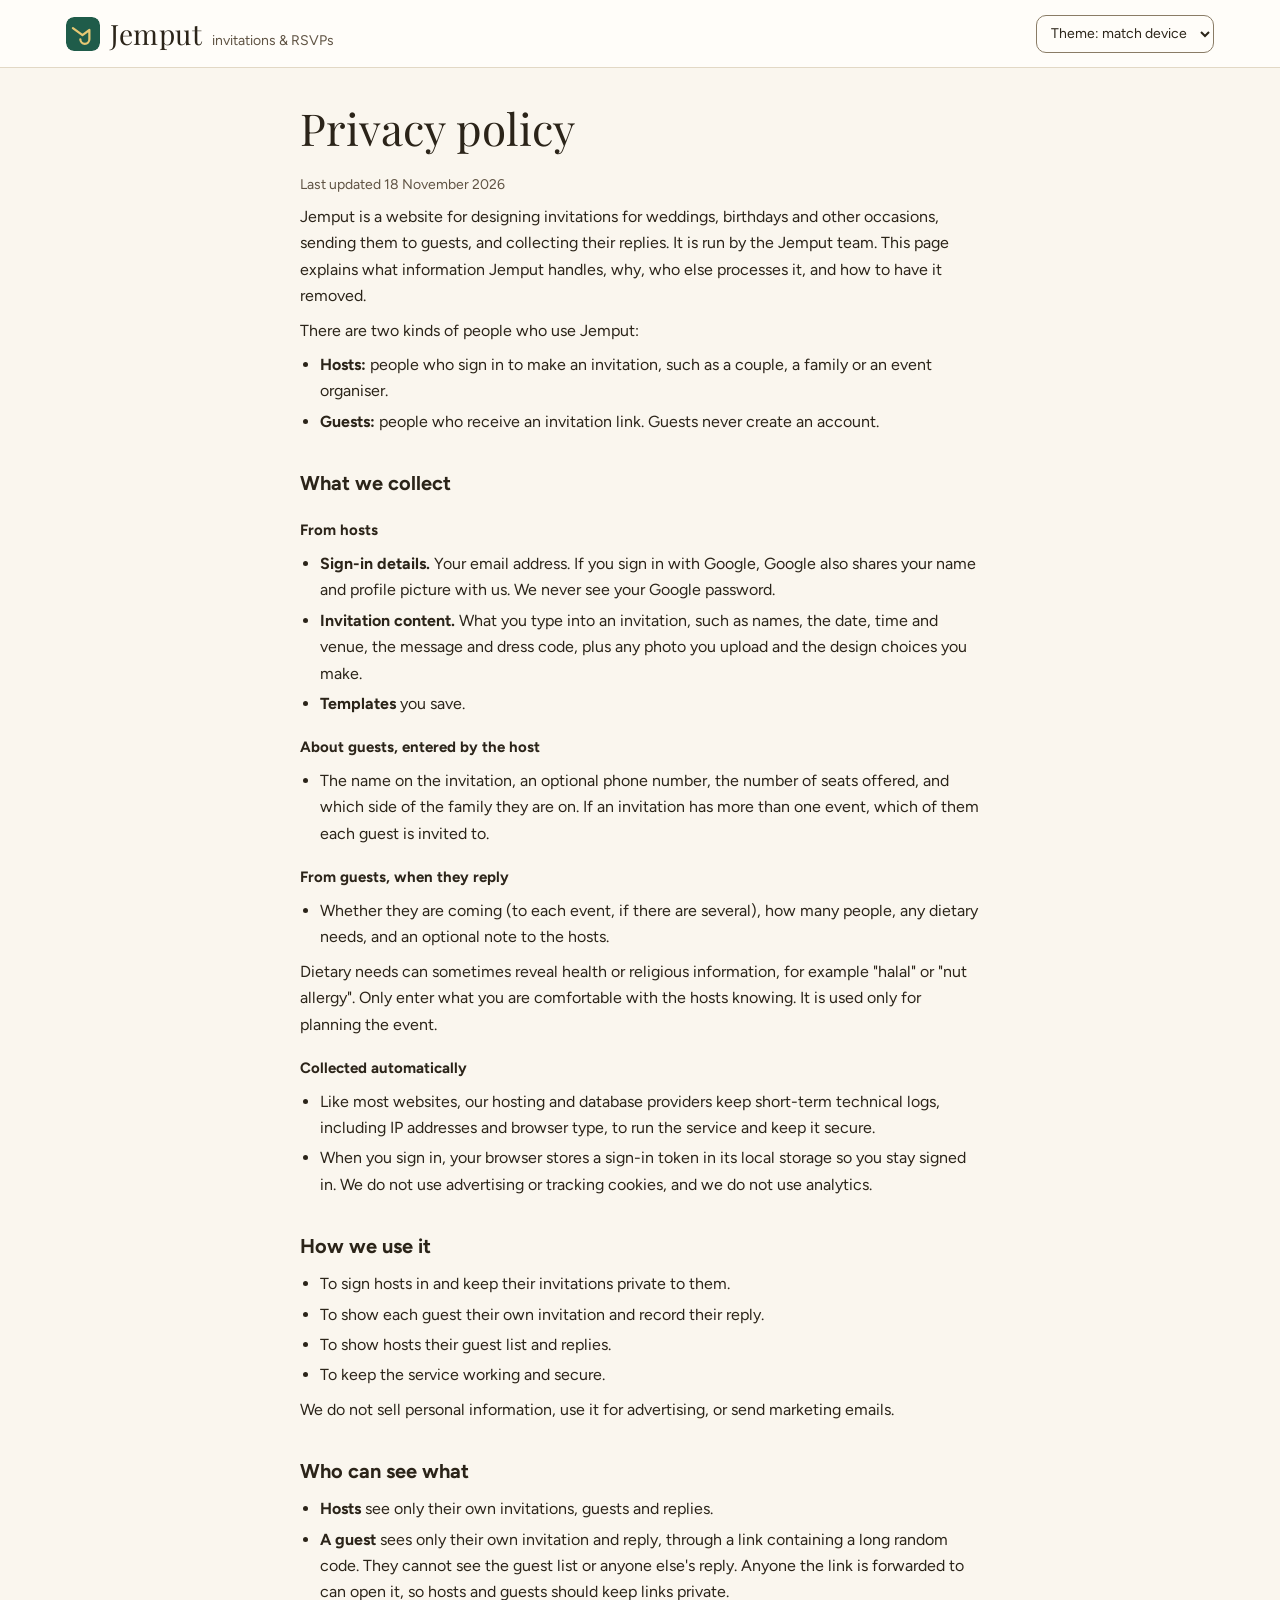
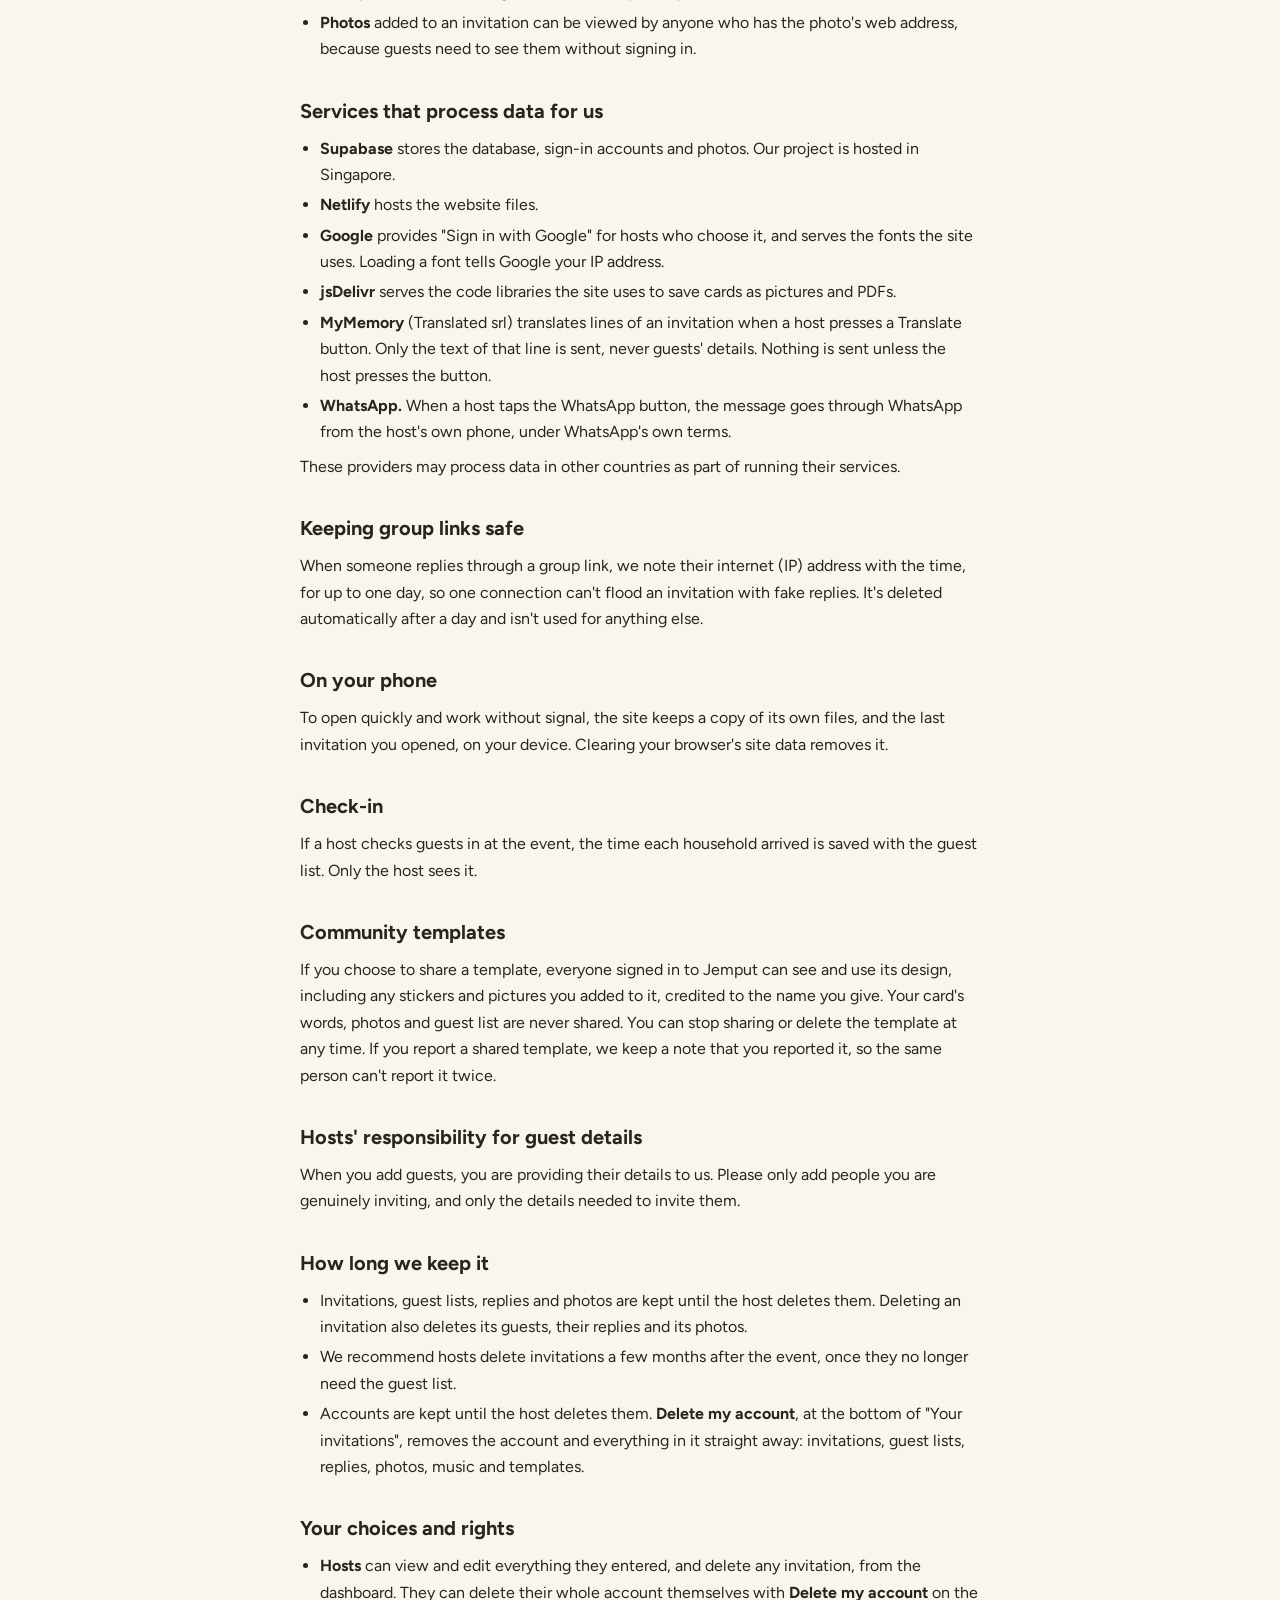
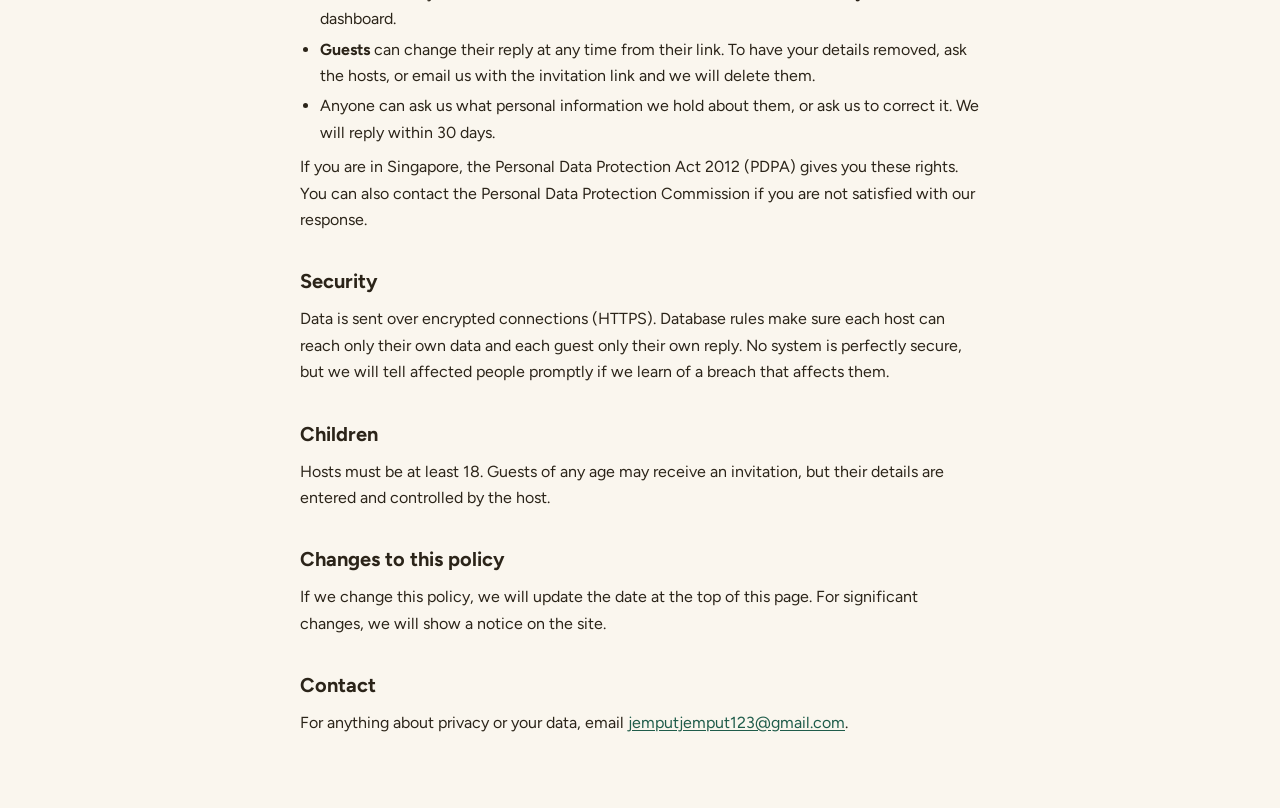
<file: privacy.html>
<!doctype html>
<html lang="en">

<head>
  <meta charset="utf-8">
  <meta name="viewport" content="width=device-width,initial-scale=1">
  <title>Privacy policy · Jemput</title>
  <meta name="description" content="What Jemput collects, why, who it is shared with, and how to have it deleted.">
  <script src="js/theme.js"></script>
  <link rel="icon" href="img/favicon.svg" type="image/svg+xml">
  <link rel="manifest" href="manifest.webmanifest">
  <meta name="mobile-web-app-capable" content="yes">
  <meta name="apple-mobile-web-app-capable" content="yes">
  <meta name="apple-mobile-web-app-title" content="Jemput">
  <link rel="apple-touch-icon" href="img/apple-touch-icon.png">
  <meta name="theme-color" content="#1f5c4a">
  <link rel="preconnect" href="https://fonts.googleapis.com">
  <link rel="preconnect" href="https://fonts.gstatic.com" crossorigin>
  <link rel="stylesheet"
    href="https://fonts.googleapis.com/css2?family=Figtree:wght@400;500;600;700&family=Playfair+Display:ital,wght@0,400;0,500;1,500&display=swap">
  <link rel="stylesheet" href="css/base.css">
</head>

<body>
  <header class="top">
    <div class="wrap">
      <a class="brand" href="index.html"><img src="img/logo.svg" width="34" height="34"
          alt=""><b>Jemput</b><span>invitations &amp; RSVPs</span></a>
    </div>
  </header>

  <main class="wrap">
    <div class="banner" id="setupNote" hidden><b>Before you publish:</b> put your contact email in
      <code>js/site.js</code>. People need it to reach you about their data.
    </div>
    <article class="legal">
      <h1>Privacy policy</h1>
      <p class="sub">Last updated 18 November 2026</p>

      <p>Jemput is a website for designing invitations for weddings, birthdays and other occasions, sending them to
        guests, and collecting their replies. It is run by <span data-operator>the Jemput team</span>. This page
        explains what information Jemput handles, why, who else processes it, and how to have it removed.</p>

      <p>There are two kinds of people who use Jemput:</p>
      <ul>
        <li><b>Hosts:</b> people who sign in to make an invitation, such as a couple, a family or an event organiser.
        </li>
        <li><b>Guests:</b> people who receive an invitation link. Guests never create an account.</li>
      </ul>

      <h2>What we collect</h2>
      <h3>From hosts</h3>
      <ul>
        <li><b>Sign-in details.</b> Your email address. If you sign in with Google, Google also shares your name and
          profile picture with us. We never see your Google password.</li>
        <li><b>Invitation content.</b> What you type into an invitation, such as names, the date, time and venue, the
          message and dress code, plus any photo you upload and the design choices you make.</li>
        <li><b>Templates</b> you save.</li>
      </ul>
      <h3>About guests, entered by the host</h3>
      <ul>
        <li>The name on the invitation, an optional phone number, the number of seats offered, and which side of the
          family they are on. If an invitation has more than one event, which of them each guest is invited to.</li>
      </ul>
      <h3>From guests, when they reply</h3>
      <ul>
        <li>Whether they are coming (to each event, if there are several), how many people, any dietary needs, and an
          optional note to the hosts.</li>
      </ul>
      <p>Dietary needs can sometimes reveal health or religious information, for example "halal" or "nut allergy". Only
        enter what you are comfortable with the hosts knowing. It is used only for planning the event.</p>
      <h3>Collected automatically</h3>
      <ul>
        <li>Like most websites, our hosting and database providers keep short-term technical logs, including IP
          addresses and browser type, to run the service and keep it secure.</li>
        <li>When you sign in, your browser stores a sign-in token in its local storage so you stay signed in. We do not
          use advertising or tracking cookies, and we do not use analytics.</li>
      </ul>

      <h2>How we use it</h2>
      <ul>
        <li>To sign hosts in and keep their invitations private to them.</li>
        <li>To show each guest their own invitation and record their reply.</li>
        <li>To show hosts their guest list and replies.</li>
        <li>To keep the service working and secure.</li>
      </ul>
      <p>We do not sell personal information, use it for advertising, or send marketing emails.</p>

      <h2>Who can see what</h2>
      <ul>
        <li><b>Hosts</b> see only their own invitations, guests and replies.</li>
        <li><b>A guest</b> sees only their own invitation and reply, through a link containing a long random code. They
          cannot see the guest list or anyone else's reply. Anyone the link is forwarded to can open it, so hosts and
          guests should keep links private.</li>
        <li><b>Photos</b> added to an invitation can be viewed by anyone who has the photo's web address, because guests
          need to see them without signing in.</li>
      </ul>

      <h2>Services that process data for us</h2>
      <ul>
        <li><b>Supabase</b> stores the database, sign-in accounts and photos. Our project is hosted in Singapore.</li>
        <li><b>Netlify</b> hosts the website files.</li>
        <li><b>Google</b> provides "Sign in with Google" for hosts who choose it, and serves the fonts the site uses.
          Loading a font tells Google your IP address.</li>
        <li><b>jsDelivr</b> serves the code libraries the site uses to save cards as pictures and PDFs.</li>
        <li><b>MyMemory</b> (Translated srl) translates lines of an invitation when a host presses a Translate button.
          Only the text of that line is sent, never guests' details. Nothing is sent unless the host presses the button.
        </li>
        <li><b>WhatsApp.</b> When a host taps the WhatsApp button, the message goes through WhatsApp from the host's own
          phone, under WhatsApp's own terms.</li>
      </ul>
      <p>These providers may process data in other countries as part of running their services.</p>

      <h2>Keeping group links safe</h2>
      <p>When someone replies through a group link, we note their internet (IP) address with the time, for up to one
        day, so one connection can't flood an invitation with fake replies. It's deleted automatically after a day and
        isn't used for anything else.</p>

      <h2>On your phone</h2>
      <p>To open quickly and work without signal, the site keeps a copy of its own files, and the last invitation you
        opened, on your device. Clearing your browser's site data removes it.</p>

      <h2>Check-in</h2>
      <p>If a host checks guests in at the event, the time each household arrived is saved with the guest list. Only the
        host sees it.</p>

      <h2>Community templates</h2>
      <p>If you choose to share a template, everyone signed in to Jemput can see and use its design, including any
        stickers and pictures you added to it, credited to the name you give. Your card's words, photos and guest list
        are never shared. You can stop sharing or delete the template at any time. If you report a shared template, we
        keep a note that you reported it, so the same person can't report it twice.</p>

      <h2>Hosts' responsibility for guest details</h2>
      <p>When you add guests, you are providing their details to us. Please only add people you are genuinely inviting,
        and only the details needed to invite them.</p>

      <h2>How long we keep it</h2>
      <ul>
        <li>Invitations, guest lists, replies and photos are kept until the host deletes them. Deleting an invitation
          also deletes its guests, their replies and its photos.</li>
        <li>We recommend hosts delete invitations a few months after the event, once they no longer need the guest list.
        </li>
        <li>Accounts are kept until the host deletes them. <b>Delete my account</b>, at the bottom of "Your
          invitations", removes the account and everything in it straight away: invitations, guest lists, replies,
          photos, music and templates.</li>
      </ul>

      <h2>Your choices and rights</h2>
      <ul>
        <li><b>Hosts</b> can view and edit everything they entered, and delete any invitation, from the dashboard. They
          can delete their whole account themselves with <b>Delete my account</b> on the dashboard.</li>
        <li><b>Guests</b> can change their reply at any time from their link. To have your details removed, ask the
          hosts, or email us with the invitation link and we will delete them.</li>
        <li>Anyone can ask us what personal information we hold about them, or ask us to correct it. We will reply
          within 30 days.</li>
      </ul>
      <p>If you are in Singapore, the Personal Data Protection Act 2012 (PDPA) gives you these rights. You can also
        contact the Personal Data Protection Commission if you are not satisfied with our response.</p>

      <h2>Security</h2>
      <p>Data is sent over encrypted connections (HTTPS). Database rules make sure each host can reach only their own
        data and each guest only their own reply. No system is perfectly secure, but we will tell affected people
        promptly if we learn of a breach that affects them.</p>

      <h2>Children</h2>
      <p>Hosts must be at least 18. Guests of any age may receive an invitation, but their details are entered and
        controlled by the host.</p>

      <h2>Changes to this policy</h2>
      <p>If we change this policy, we will update the date at the top of this page. For significant changes, we will
        show a notice on the site.</p>

      <h2>Contact</h2>
      <p>For anything about privacy or your data, email <a data-email href="#">[contact email]</a>.</p>
    </article>
  </main>
  <script type="module">
    import { CONTACT_EMAIL, OPERATOR_NAME } from "./js/site.js";
    const placeholder = !CONTACT_EMAIL || CONTACT_EMAIL.startsWith("YOUR-");
    for (const a of document.querySelectorAll("[data-email]")) {
      a.textContent = placeholder ? "[contact email not set yet]" : CONTACT_EMAIL;
      a.href = placeholder ? "#" : "mailto:" + CONTACT_EMAIL;
    }
    for (const s of document.querySelectorAll("[data-operator]")) s.textContent = OPERATOR_NAME;
    document.getElementById("setupNote").hidden = !placeholder;
  </script>
</body>

</html>
</file>
<file: css/base.css>
/* Jemput site styles: colour tokens (light + dark), layout and controls. */
/* Warm cream palette. Every text/background pair here meets WCAG AA contrast (4.5:1 for text,
   3:1 for control borders and focus rings), in both light and dark mode. */
:root {
  --bg: #faf6ee;
  --surface: #fffdf9;
  --sunk: #f2ebdd;
  --line: #e2d8c5;
  --ctl-line: #8a7c66;
  --fg: #2b2419;
  --muted: #5f5343;
  --accent: #1f5c4a;
  --accent-ink: #ffffff;
  --accent-soft: #e2ece3;
  --yes: #1d6b45;
  --yes-soft: #dcecdf;
  --no: #9b3030;
  --no-soft: #f6e0da;
  --wait: #76540f;
  --wait-soft: #f3e6c7;
  --shadow: 0 1px 2px rgba(60, 45, 20, .08), 0 4px 14px rgba(60, 45, 20, .06);
  --ui: "Figtree", system-ui, -apple-system, "Segoe UI", sans-serif;
  --display: "Playfair Display", "Cormorant Garamond", Georgia, serif;
  --radius: 12px;
  color-scheme: light;
}

/* Dark mode: follows the device unless the visitor picks a theme (js/theme.js sets data-theme).
   Text is a soft off-white rather than pure white, which is easier on the eyes for people with astigmatism. */
@media (prefers-color-scheme:dark) {
  :root:not([data-theme="light"]) {
    --bg: #1a1712;
    --surface: #24201a;
    --sunk: #2e2921;
    --line: #3e382e;
    --ctl-line: #8f8471;
    --fg: #ebe4d8;
    --muted: #bdb29f;
    --accent: #8fd0b4;
    --accent-ink: #10201a;
    --accent-soft: #213a30;
    --yes: #8bd6a9;
    --yes-soft: #1f3328;
    --no: #f2a093;
    --no-soft: #3d2420;
    --wait: #e9c47d;
    --wait-soft: #3a301b;
    --shadow: 0 0 0 1px rgba(0, 0, 0, .2);
    color-scheme: dark
  }
}

:root[data-theme="dark"] {
  --bg: #1a1712;
  --surface: #24201a;
  --sunk: #2e2921;
  --line: #3e382e;
  --ctl-line: #8f8471;
  --fg: #ebe4d8;
  --muted: #bdb29f;
  --accent: #8fd0b4;
  --accent-ink: #10201a;
  --accent-soft: #213a30;
  --yes: #8bd6a9;
  --yes-soft: #1f3328;
  --no: #f2a093;
  --no-soft: #3d2420;
  --wait: #e9c47d;
  --wait-soft: #3a301b;
  --shadow: 0 0 0 1px rgba(0, 0, 0, .2);
  color-scheme: dark
}

/* High contrast: used when the device asks for more contrast (e.g. "Increase contrast" on iPhone or Mac). */
@media (prefers-contrast:more) {
  :root {
    --bg: #fffdf8;
    --surface: #ffffff;
    --sunk: #f2ebdd;
    --line: #8a7c66;
    --ctl-line: #4a3f2f;
    --fg: #14100a;
    --muted: #3b3227;
    --accent: #174a3b;
    --accent-ink: #ffffff;
    --accent-soft: #dfeae2;
    --yes: #14532f;
    --no: #7d1f1f;
    --wait: #5c400a
  }
}

@media (prefers-contrast:more) and (prefers-color-scheme:dark) {
  :root:not([data-theme="light"]) {
    --bg: #0f0d0a;
    --surface: #1a1712;
    --sunk: #24201a;
    --line: #6b6152;
    --ctl-line: #d6ccb8;
    --fg: #fbf8f2;
    --muted: #e3dacb;
    --accent: #a8e6cb;
    --accent-ink: #071510;
    --accent-soft: #1c3a2e;
    --yes: #a9ebc3;
    --yes-soft: #14291d;
    --no: #ffbdb2;
    --no-soft: #3a1b17;
    --wait: #ffd98f;
    --wait-soft: #33280f;
    color-scheme: dark
  }
}

@media (prefers-contrast:more) {
  :root[data-theme="dark"] {
    --bg: #0f0d0a;
    --surface: #1a1712;
    --sunk: #24201a;
    --line: #6b6152;
    --ctl-line: #d6ccb8;
    --fg: #fbf8f2;
    --muted: #e3dacb;
    --accent: #a8e6cb;
    --accent-ink: #071510;
    --accent-soft: #1c3a2e;
    --yes: #a9ebc3;
    --yes-soft: #14291d;
    --no: #ffbdb2;
    --no-soft: #3a1b17;
    --wait: #ffd98f;
    --wait-soft: #33280f;
    color-scheme: dark
  }
}

* {
  box-sizing: border-box
}

html,
body {
  margin: 0
}

body {
  background: var(--bg);
  color: var(--fg);
  font: 16px/1.55 var(--ui);
  min-height: 100vh;
  -webkit-text-size-adjust: 100%
}

img {
  max-width: 100%
}

[hidden] {
  display: none !important
}

a {
  color: var(--accent);
  text-underline-offset: 2px
}

code {
  font-size: .92em;
  background: var(--sunk);
  padding: 1px 5px;
  border-radius: 4px
}

.wrap {
  max-width: 1180px;
  margin: 0 auto;
  padding-left: max(16px, env(safe-area-inset-left, 0px));
  padding-right: max(16px, env(safe-area-inset-right, 0px))
}

button:focus-visible,
input:focus-visible,
select:focus-visible,
textarea:focus-visible,
a:focus-visible,
[role=button]:focus-visible {
  outline: 3px solid var(--accent);
  outline-offset: 2px
}

/* header */
header.top {
  position: sticky;
  top: 0;
  z-index: 5;
  background: var(--surface);
  border-bottom: 1px solid var(--line)
}

header.top .wrap {
  display: flex;
  align-items: center;
  justify-content: space-between;
  gap: 12px;
  flex-wrap: wrap;
  padding-block: 12px
}

.brand {
  display: flex;
  align-items: baseline;
  gap: 10px;
  color: inherit;
  text-decoration: none
}

.brand img {
  align-self: center;
  flex: none;
  border-radius: 8px
}

.brand b {
  font-family: var(--display);
  font-weight: 400;
  font-size: 28px;
  letter-spacing: .02em
}

.brand span {
  color: var(--muted);
  font-size: 14px
}

.hdr-right {
  display: flex;
  align-items: center;
  gap: 10px;
  flex-wrap: wrap
}

.who {
  color: var(--muted);
  font-size: 14px;
  max-width: 220px;
  overflow: hidden;
  text-overflow: ellipsis;
  white-space: nowrap
}

main {
  padding-block: 24px 64px
}

/* controls */
.btn {
  border: 0;
  background: var(--accent);
  color: var(--accent-ink);
  font: 600 15px var(--ui);
  padding: 11px 18px;
  min-height: 44px;
  border-radius: 10px;
  cursor: pointer;
  white-space: nowrap;
  text-decoration: none;
  display: inline-flex;
  align-items: center;
  justify-content: center;
  gap: 8px;
  line-height: 1.2
}

.btn.ghost {
  background: var(--sunk);
  color: var(--fg);
  box-shadow: inset 0 0 0 1px var(--line)
}

.btn.danger {
  background: var(--no-soft);
  color: var(--no)
}

.btn.sm {
  padding: 7px 12px;
  font-size: 14px;
  min-height: 38px
}

.btn:disabled {
  opacity: 1;
  background: var(--sunk);
  color: var(--muted);
  box-shadow: inset 0 0 0 1.5px var(--line);
  cursor: not-allowed
}

label.f {
  display: grid;
  gap: 5px;
  align-content: start;
  font-size: 14px;
  font-weight: 600;
  color: var(--muted);
  min-width: 0
}

label.f output {
  font-weight: 500;
  color: var(--fg);
  font-variant-numeric: tabular-nums
}

input,
select,
textarea {
  font: 16px var(--ui);
  color: var(--fg);
  background: var(--surface);
  border: 1px solid var(--ctl-line);
  border-radius: 10px;
  padding: 10px 12px;
  min-height: 44px;
  width: 100%;
  min-width: 0
}

input::placeholder,
textarea::placeholder {
  color: var(--muted);
  opacity: .85
}

input[type=color] {
  padding: 3px;
  height: 44px;
  cursor: pointer
}

input[type=range] {
  padding: 0;
  min-height: 28px;
  border: 0;
  background: none;
  accent-color: var(--accent)
}

textarea {
  resize: vertical;
  min-height: 64px
}

.hint {
  font-size: 14px;
  color: var(--muted);
  margin: 0
}

.sub {
  color: var(--muted);
  font-size: 14px
}

.banner {
  background: var(--wait-soft);
  color: var(--wait);
  border-radius: var(--radius);
  padding: 12px 16px;
  font-size: 15px;
  margin-bottom: 18px
}

.toast {
  position: fixed;
  left: 50%;
  bottom: calc(20px + env(safe-area-inset-bottom, 0px));
  transform: translateX(-50%);
  background: var(--fg);
  color: var(--bg);
  padding: 10px 16px;
  border-radius: 8px;
  font-size: 14px;
  z-index: 20;
  max-width: calc(100% - 32px)
}

.empty {
  padding: 28px;
  text-align: center;
  color: var(--muted)
}

h2.sec {
  font: 700 13px var(--ui);
  text-transform: uppercase;
  letter-spacing: .08em;
  color: var(--muted);
  margin: 0 0 10px
}

.btn.google {
  background: var(--surface);
  color: var(--fg);
  border: 1px solid var(--ctl-line);
  display: flex;
  align-items: center;
  justify-content: center;
  gap: 10px;
  padding: 11px 16px
}

.btn.google:hover {
  background: var(--sunk)
}

.or {
  display: flex;
  align-items: center;
  gap: 10px;
  color: var(--muted);
  font-size: 13px
}

.or::before,
.or::after {
  content: "";
  flex: 1;
  height: 1px;
  background: var(--line)
}

.points {
  display: grid;
  grid-template-columns: repeat(3, minmax(0, 1fr));
  gap: 18px;
  padding-block: 24px
}

.points div {
  border-top: 2px solid var(--line);
  padding-top: 12px
}

.points b {
  display: block;
  margin-bottom: 4px
}

.points span {
  color: var(--muted);
  font-size: 14px
}

@media (max-width:860px) {
  .points {
    grid-template-columns: minmax(0, 1fr)
  }
}

.preview {
  position: sticky;
  top: 84px
}

.form {
  display: grid;
  gap: 22px
}

fieldset {
  margin: 0;
  padding: 20px;
  background: var(--surface);
  border: 1px solid var(--line);
  box-shadow: var(--shadow);
  border-radius: var(--radius);
  display: grid;
  gap: 12px;
  min-width: 0
}

legend {
  font-weight: 700;
  padding: 0;
  margin-bottom: 4px;
  float: left;
  width: 100%;
  display: flex;
  justify-content: space-between;
  align-items: center;
  gap: 8px
}

legend small {
  font-weight: 500;
  font-size: 13px;
  color: var(--muted)
}

.row {
  display: grid;
  grid-template-columns: repeat(auto-fit, minmax(150px, 1fr));
  gap: 12px
}

.tpl {
  position: relative;
  border: 2px solid var(--line);
  border-radius: 10px;
  padding: 6px;
  background: var(--bg);
  cursor: pointer;
  display: grid;
  gap: 6px;
  text-align: center;
  font: 600 13px var(--ui);
  color: var(--fg);
  min-width: 0
}

.tpl[aria-pressed="true"] {
  border-color: var(--accent)
}

.tpl .x {
  position: absolute;
  top: 2px;
  right: 2px;
  border: 0;
  background: var(--surface);
  color: var(--muted);
  border-radius: 999px;
  font: 600 12px var(--ui);
  padding: 2px 8px;
  cursor: pointer
}

.save {
  font-size: 13px;
  color: var(--muted)
}

@media (max-width:880px) {
  .preview {
    position: sticky;
    top: 0;
    z-index: 4;
    order: -1;
    background: var(--bg);
    margin-left: calc(-1 * max(16px, env(safe-area-inset-left, 0px)));
    margin-right: calc(-1 * max(16px, env(safe-area-inset-right, 0px)));
    padding: 10px max(16px, env(safe-area-inset-right, 0px)) 8px max(16px, env(safe-area-inset-left, 0px));
    border-bottom: 1px solid var(--line);
    box-shadow: 0 6px 12px -8px rgba(0, 0, 0, .25)
  }
}

.panel {
  background: var(--surface);
  border: 1px solid var(--line);
  border-radius: var(--radius);
  padding: 16px;
  margin-bottom: 18px
}

table {
  border-collapse: collapse;
  width: 100%;
  min-width: 760px;
  font-size: 14px
}

th {
  text-align: left;
  font-size: 13px;
  text-transform: uppercase;
  letter-spacing: .06em;
  color: var(--muted);
  font-weight: 600;
  padding: 10px 12px;
  border-bottom: 1px solid var(--line)
}

td {
  padding: 10px 12px;
  border-bottom: 1px solid var(--line);
  vertical-align: top
}

tr:last-child td {
  border-bottom: 0
}

td.num {
  font-variant-numeric: tabular-nums
}

.pill {
  display: inline-block;
  white-space: nowrap;
  font-size: 12px;
  font-weight: 700;
  padding: 2px 9px;
  border-radius: 999px
}

.pill.yes {
  background: var(--yes-soft);
  color: var(--yes)
}

.pill.no {
  background: var(--no-soft);
  color: var(--no)
}

.pill.pending {
  background: var(--wait-soft);
  color: var(--wait)
}

.details {
  background: var(--surface);
  border: 1px solid var(--line);
  border-radius: var(--radius);
  padding: 18px;
  display: grid;
  gap: 12px
}

.details dl {
  margin: 0;
  display: grid;
  grid-template-columns: auto 1fr;
  gap: 6px 16px
}

.details dt {
  color: var(--muted);
  font-size: 13px;
  font-weight: 600;
  padding-top: 2px
}

.details dd {
  margin: 0
}

.links {
  display: flex;
  gap: 8px;
  flex-wrap: wrap
}

.foot-note {
  text-align: center;
  color: var(--muted);
  font-size: 13px
}

.foot-note a {
  color: inherit
}

.legal {
  max-width: 68ch;
  margin: 0 auto;
  line-height: 1.65
}

.legal h1 {
  font-family: var(--display);
  font-weight: 400;
  font-size: 44px;
  margin: 0 0 4px
}

.legal h2 {
  font-size: 20px;
  margin: 32px 0 8px
}

.legal h3 {
  font-size: 15px;
  margin: 18px 0 4px
}

.legal ul {
  padding-left: 20px;
  margin: 8px 0
}

.legal li {
  margin: 4px 0
}

.legal p {
  margin: 8px 0
}

@media (prefers-reduced-motion:reduce) {
  * {
    transition: none !important
  }
}

.switch {
  display: inline-flex;
  align-items: center;
  gap: 10px;
  font-weight: 600;
  cursor: pointer;
  min-height: 44px
}

.switch input {
  appearance: none;
  -webkit-appearance: none;
  width: 48px;
  height: 28px;
  min-height: 0;
  padding: 0;
  border-radius: 999px;
  background: var(--sunk);
  border: 1px solid var(--ctl-line);
  position: relative;
  cursor: pointer;
  flex: none;
  transition: background .15s
}

.switch input::after {
  content: "";
  position: absolute;
  top: 3px;
  left: 3px;
  width: 20px;
  height: 20px;
  border-radius: 50%;
  background: var(--ctl-line);
  transition: transform .15s, background .15s
}

.switch input:checked {
  background: var(--accent);
  border-color: var(--accent)
}

.switch input:checked::after {
  transform: translateX(20px);
  background: var(--accent-ink)
}

.switch input:disabled {
  opacity: .5;
  cursor: not-allowed
}

.linkbtn {
  border: 0;
  background: none;
  padding: 4px 2px;
  font: 600 14px var(--ui);
  color: var(--accent);
  text-decoration: underline;
  text-underline-offset: 2px;
  cursor: pointer;
  min-height: 32px
}

/* theme picker and screen-reader-only text */
.vh {
  position: absolute !important;
  width: 1px;
  height: 1px;
  overflow: hidden;
  clip: rect(0 0 0 0);
  white-space: nowrap
}

.theme-pick select {
  width: auto;
  min-height: 38px;
  padding: 6px 10px;
  font-size: 14px;
  background: var(--surface)
}

.theme-pick.in-footer {
  display: block;
  margin-top: 12px
}

@media (prefers-contrast:more) {
  .card {
    box-shadow: 0 0 0 2px var(--ctl-line)
  }

  a {
    text-decoration-thickness: 2px
  }
}

@media (max-width:640px) {
  table {
    min-width: 0
  }

  thead {
    display: none
  }

  tbody {
    display: grid;
    gap: 10px
  }

  tbody tr {
    display: grid;
    grid-template-columns: auto auto minmax(0, 1fr) auto;
    grid-template-areas: "name name name reply" "side seats . ." "notes notes notes notes" "acts acts acts acts";
    column-gap: 14px;
    row-gap: 6px;
    padding: 14px;
    background: var(--surface);
    border: 1px solid var(--line);
    border-radius: var(--radius)
  }

  tbody td {
    display: block;
    padding: 0;
    border: 0
  }

  td[data-label]::before {
    content: attr(data-label) ": ";
    color: var(--muted)
  }

  td.empty {
    grid-column: 1/-1
  }

  tbody tr:has(td.empty) {
    display: block
  }
}

/* ---------- phones: one-row header with a Menu button; editor tabs at the bottom ---------- */
.menu-btn {
  display: none
}

@media (max-width:640px) {
  header.top .wrap {
    flex-wrap: nowrap;
    position: relative;
    padding-block: 10px
  }

  .brand {
    min-width: 0;
    gap: 8px
  }

  .brand b {
    font-size: 24px
  }

  .brand span {
    display: none
  }

  .menu-btn {
    display: inline-flex;
    align-items: center;
    justify-content: center;
    flex: none;
    min-height: 44px;
    padding: 0 16px;
    border: 1px solid var(--ctl-line);
    border-radius: 10px;
    background: var(--surface);
    color: var(--fg);
    font: 600 15px var(--ui);
    cursor: pointer
  }

  header.top .hdr-right {
    display: none
  }

  header.top.menu-open .hdr-right {
    display: grid;
    gap: 10px;
    position: absolute;
    top: calc(100% - 4px);
    right: max(16px, env(safe-area-inset-right, 0px));
    z-index: 6;
    min-width: min(260px, calc(100vw - 32px));
    padding: 14px;
    background: var(--surface);
    border: 1px solid var(--line);
    border-radius: var(--radius);
    box-shadow: 0 10px 30px rgba(0, 0, 0, .18)
  }

  header.top.menu-open .hdr-right>* {
    width: 100%;
    justify-content: center
  }

  header.top.menu-open .hdr-right .who {
    text-align: center;
    max-width: none
  }

  .theme-pick select {
    width: 100%
  }
}

/* ---------- bigger touch targets ---------- */
/* Sliders: the whole 44px-tall strip can be dragged, with a large, clearly visible handle. */
input[type=range] {
  -webkit-appearance: none;
  appearance: none;
  height: 44px;
  min-height: 44px;
  background: transparent;
  cursor: pointer
}

input[type=range]::-webkit-slider-runnable-track {
  height: 6px;
  border-radius: 3px;
  background: var(--ctl-line)
}

input[type=range]::-webkit-slider-thumb {
  -webkit-appearance: none;
  width: 28px;
  height: 28px;
  margin-top: -11px;
  border-radius: 50%;
  background: var(--accent);
  border: 3px solid var(--surface);
  box-shadow: 0 0 0 1px var(--ctl-line), 0 1px 3px rgba(0, 0, 0, .25)
}

input[type=range]::-moz-range-track {
  height: 6px;
  border-radius: 3px;
  background: var(--ctl-line)
}

input[type=range]::-moz-range-thumb {
  width: 22px;
  height: 22px;
  border-radius: 50%;
  background: var(--accent);
  border: 3px solid var(--surface);
  box-shadow: 0 0 0 1px var(--ctl-line)
}

input[type=range]:focus-visible {
  outline: none
}

input[type=range]:focus-visible::-webkit-slider-thumb {
  outline: 3px solid var(--accent);
  outline-offset: 3px
}

input[type=range]:focus-visible::-moz-range-thumb {
  outline: 3px solid var(--accent);
  outline-offset: 3px
}

.switch input {
  width: 56px;
  height: 32px
}

.switch input::after {
  width: 24px;
  height: 24px
}

.switch input:checked::after {
  transform: translateX(24px)
}

.foot-note a,
.site-foot a {
  display: inline-block;
  padding: 12px 6px;
  margin: -12px -6px
}

.dup .linkbtn,
.thanks .linkbtn {
  min-height: 44px
}

.export-host .card-inner.shape-story {
  width: 100%
}

/* ---------- guest page: envelope opening, fade-in, music button ---------- */
#card:focus {
  outline: none
}

#card.reveal {
  animation: card-in .7s ease-out both
}

@keyframes card-in {
  from {
    opacity: 0;
    transform: translateY(14px)
  }

  to {
    opacity: 1;
    transform: none
  }
}

@media (prefers-reduced-motion:reduce) {
  #card.reveal {
    animation: none
  }
}

/* community templates */
.tpl {
  position: relative
}

.tpl .by {
  font-size: 12px;
  color: var(--muted);
  text-align: left;
  padding: 0 4px 4px;
  overflow: hidden;
  text-overflow: ellipsis;
  white-space: nowrap
}

.step {
  display: grid;
  gap: 16px;
  min-width: 0
}

.step[hidden] {
  display: none
}

/* ---------- ⓘ: extra detail, hidden until asked for ---------- */
.info {
  display: inline-grid;
  place-items: center;
  width: 24px;
  height: 24px;
  margin-left: 4px;
  vertical-align: middle;
  border-radius: 50%;
  border: 1.5px solid var(--ctl-line);
  background: var(--surface);
  color: var(--fg);
  font: italic 700 13px Georgia, serif;
  cursor: pointer;
  position: relative
}

.info::before {
  content: "";
  position: absolute;
  inset: -10px
}

/* a bigger area to tap */
.info[aria-expanded="true"] {
  background: var(--accent);
  color: var(--accent-ink);
  border-color: var(--accent)
}

/* ---------- guided start ---------- */
dialog.start {
  width: min(640px, calc(100vw - 32px));
  max-height: calc(100dvh - 32px);
  padding: 0;
  border: 0;
  border-radius: 18px;
  background: var(--surface);
  color: var(--fg);
  box-shadow: 0 20px 60px rgba(0, 0, 0, .35)
}

dialog.start::backdrop {
  background: rgba(20, 16, 10, .55)
}

@media (max-width:480px) {
  dialog.start {
    width: 100vw;
    max-width: 100vw;
    max-height: 100dvh;
    height: 100dvh;
    border-radius: 0;
    margin: 0
  }
}

/* problems stay on screen until dismissed */
.toast.error {
  display: flex;
  align-items: center;
  gap: 12px;
  background: var(--no-soft, #f8e1dc);
  color: var(--no, #8a2a1c);
  border: 1px solid currentColor
}

.toast-x {
  flex: none;
  min-height: 36px;
  padding: 4px 12px;
  border-radius: 999px;
  border: 1px solid currentColor;
  background: transparent;
  color: inherit;
  font: 600 14px var(--ui);
  cursor: pointer
}

.try {
  display: grid;
  gap: 12px;
  max-width: 520px;
  padding: 18px;
  border: 1px solid var(--line);
  border-radius: var(--radius);
  background: var(--surface);
  box-shadow: var(--shadow)
}

.btn.big {
  min-height: 52px;
  font-size: 17px
}

/* phones: heading, then the card, then the controls, so the card is in view while typing */
@media (max-width:860px) {
  .try {
    order: 4;
    max-width: none
  }
}

@media (max-width:880px) {
  .preview {
    position: sticky
  }
}

/* very short screens (zoomed in, or a phone on its side): the preview scrolls with the page instead of staying pinned */
@media (max-width:880px) and (max-height:700px) {
  .preview {
    position: relative;
    top: auto;
    box-shadow: none
  }
}

/* date and time boxes put focus on a part inside them, so ring the whole box whenever it has focus */
input[type=date]:focus,
input[type=time]:focus,
input[type=date]:focus-within,
input[type=time]:focus-within {
  outline: 3px solid var(--accent);
  outline-offset: 2px
}

/* Windows high contrast (forced colours): background colours are removed, so mark what's selected with an outline */
@media (forced-colors:active) {

  [aria-selected="true"],
  [aria-pressed="true"],
  [aria-checked="true"],
  .ready-i.ok {
    outline: 3px solid Highlight;
    outline-offset: -3px
  }

  .toast.error {
    border: 2px solid CanvasText
  }
}
</file>
